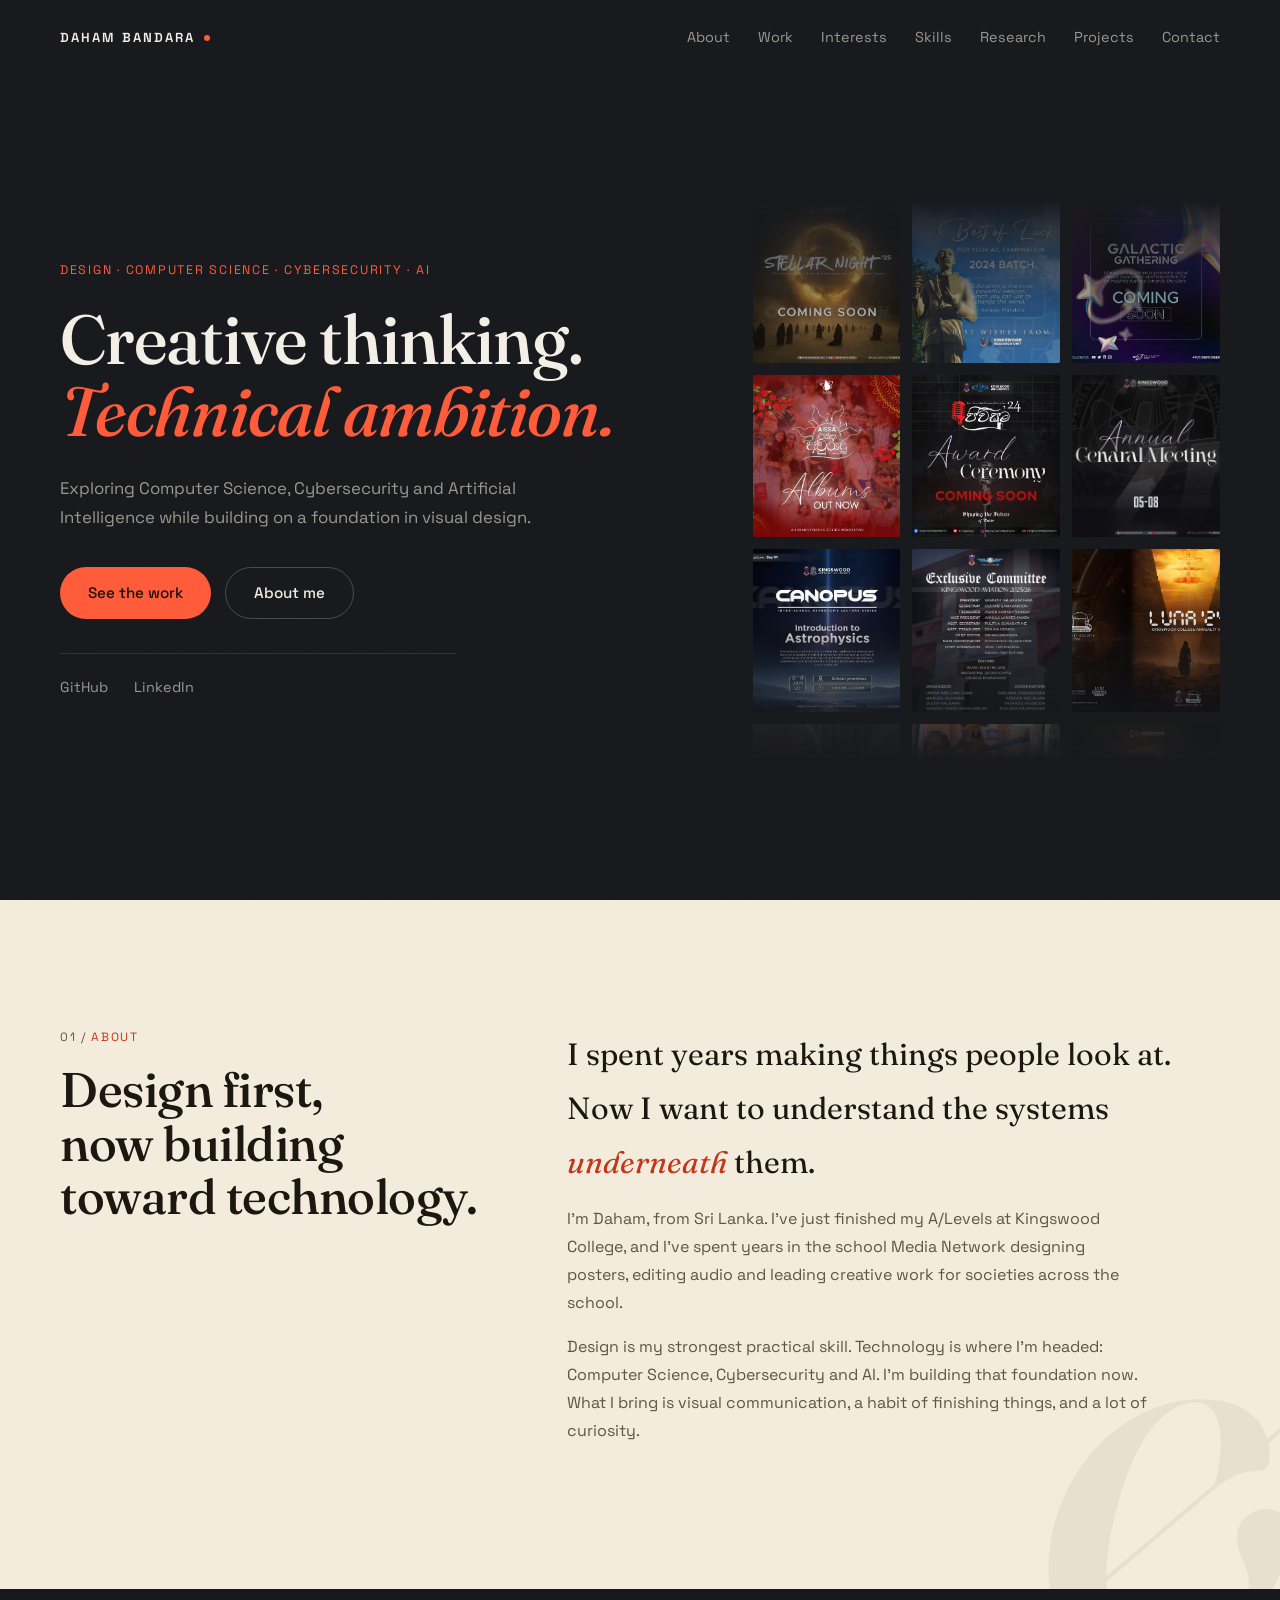
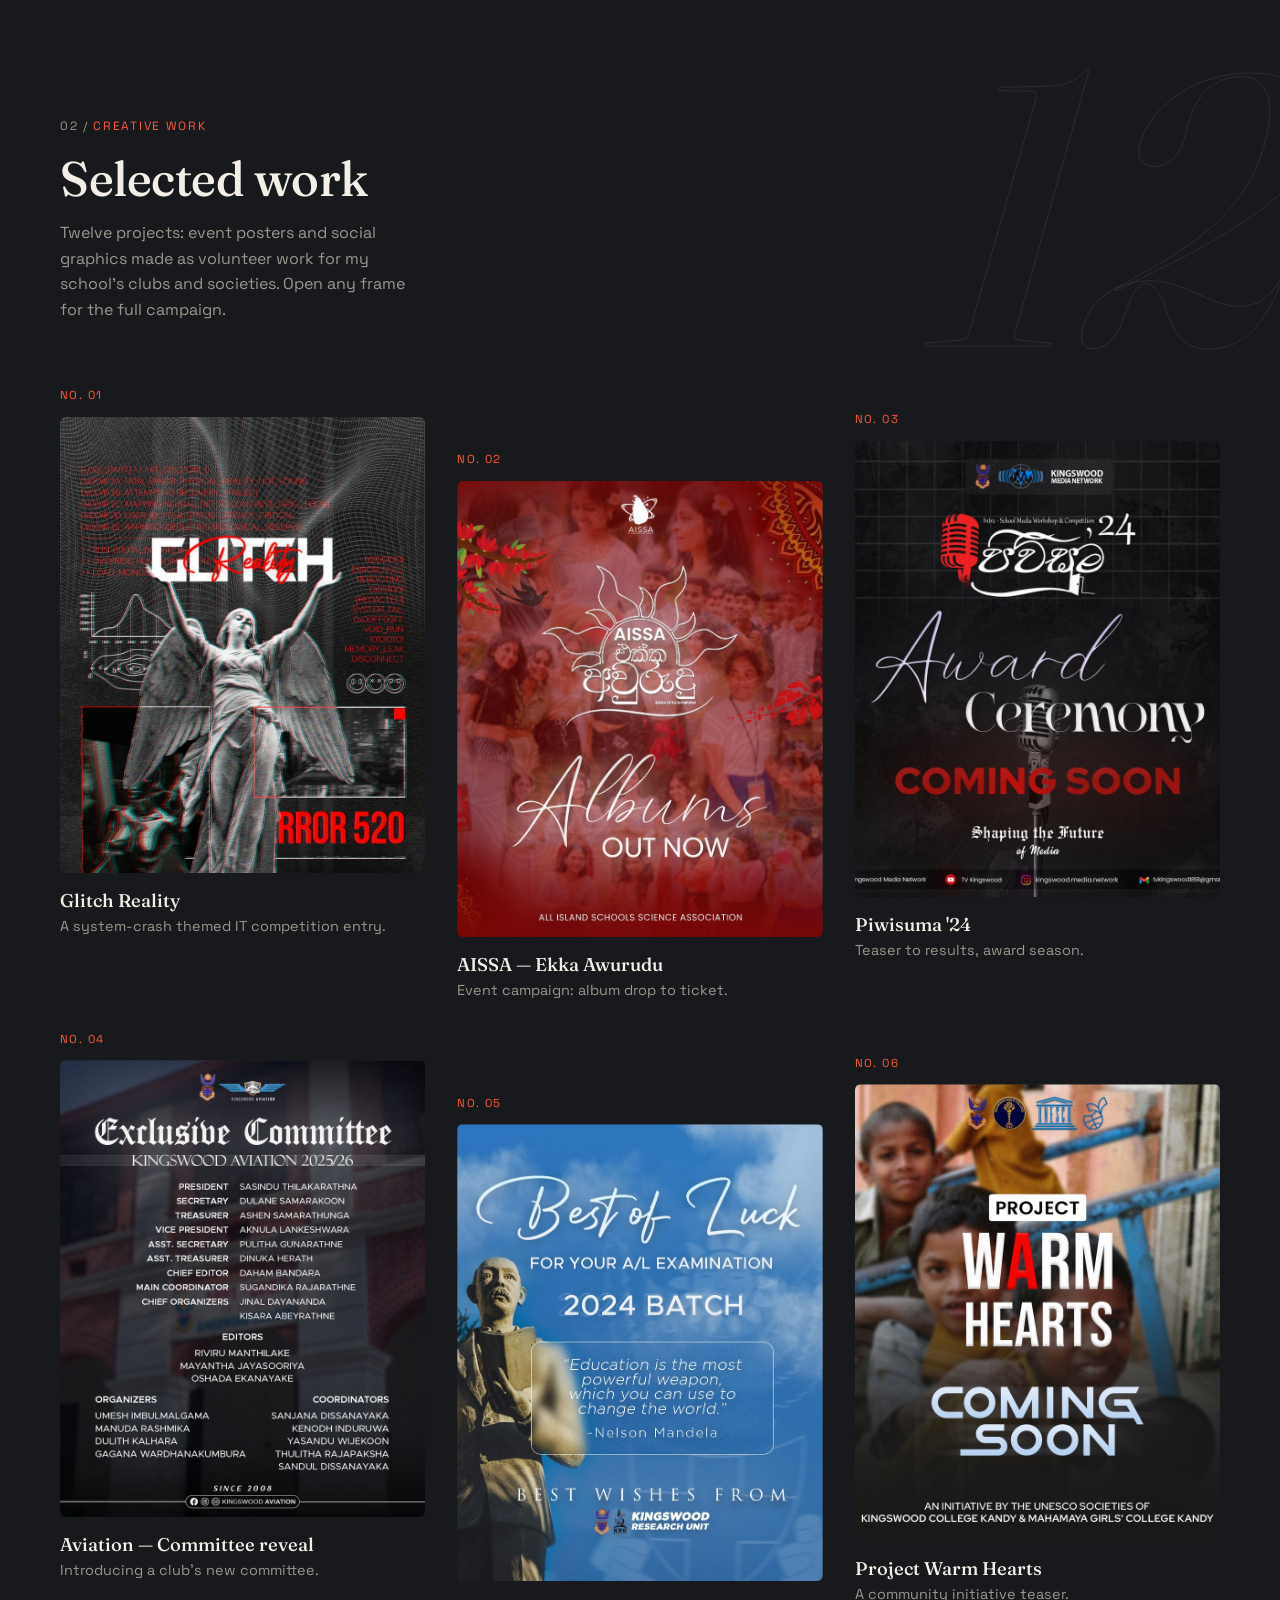
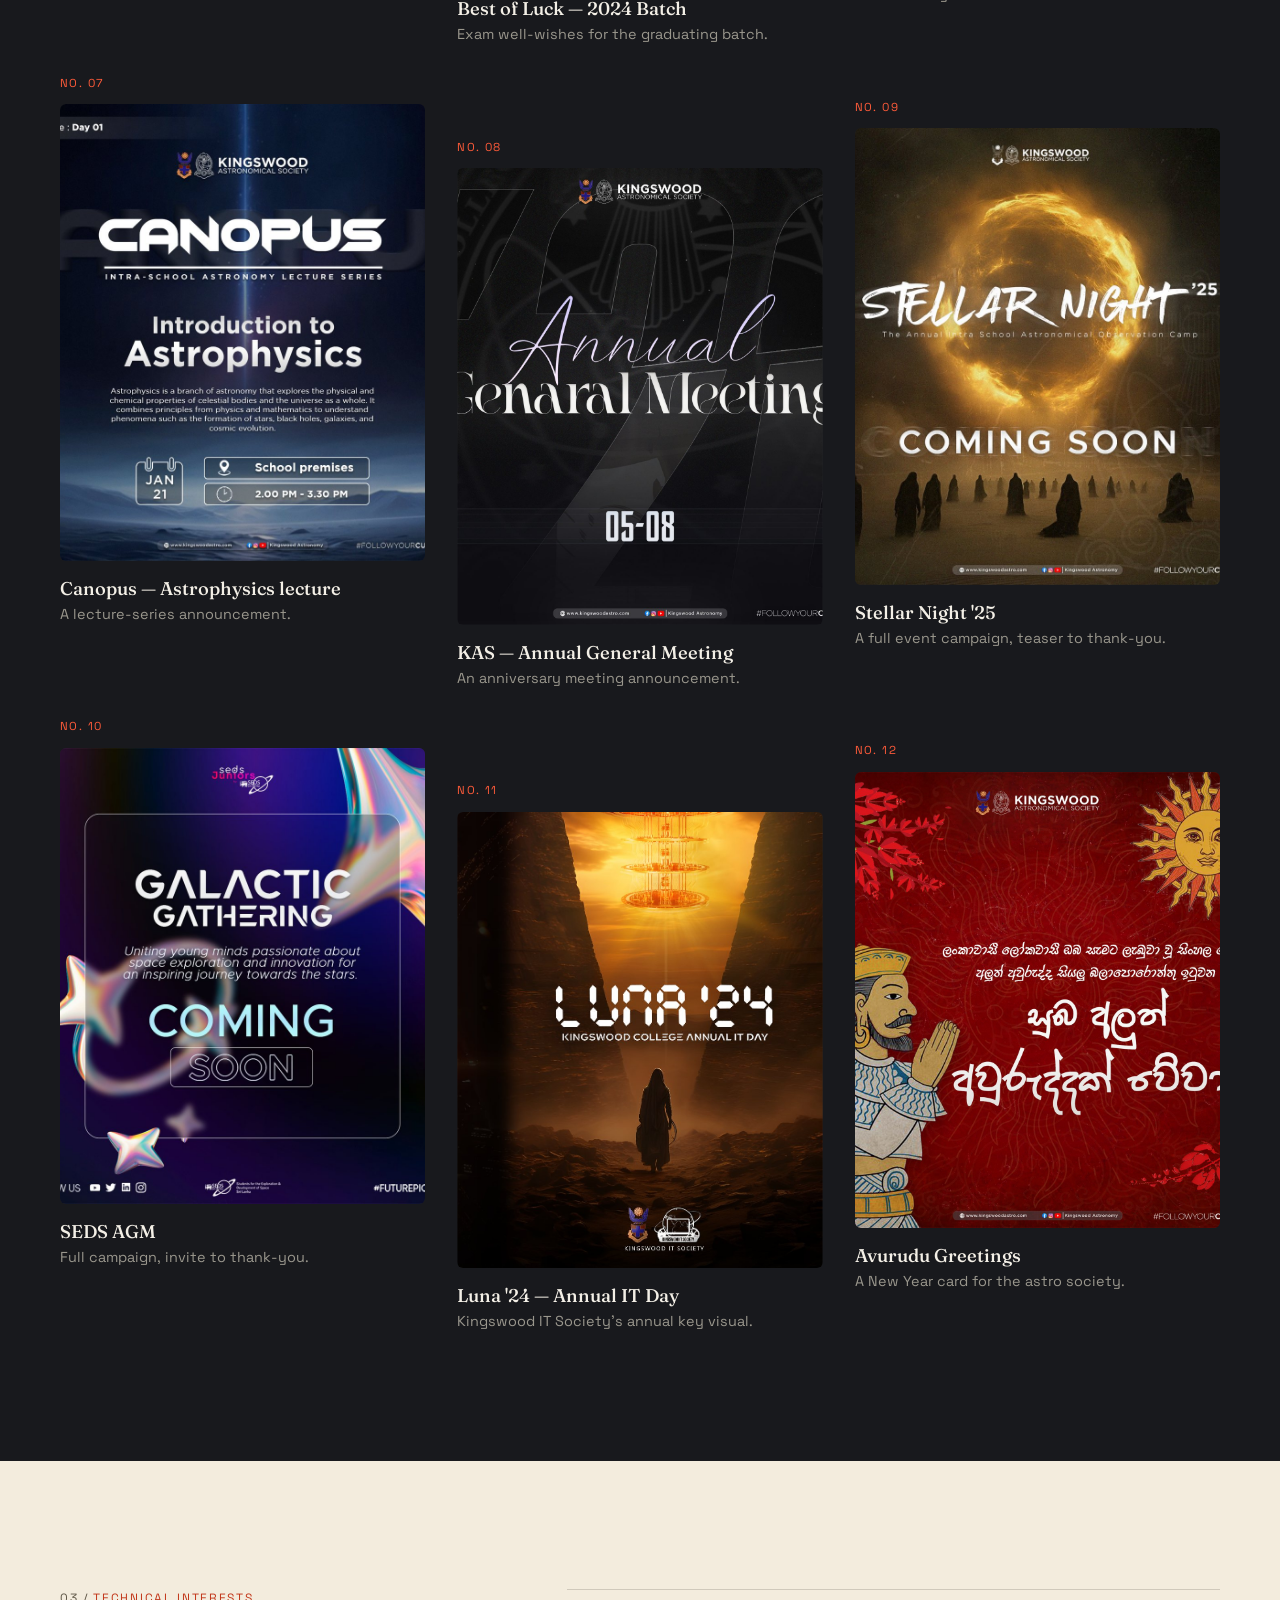
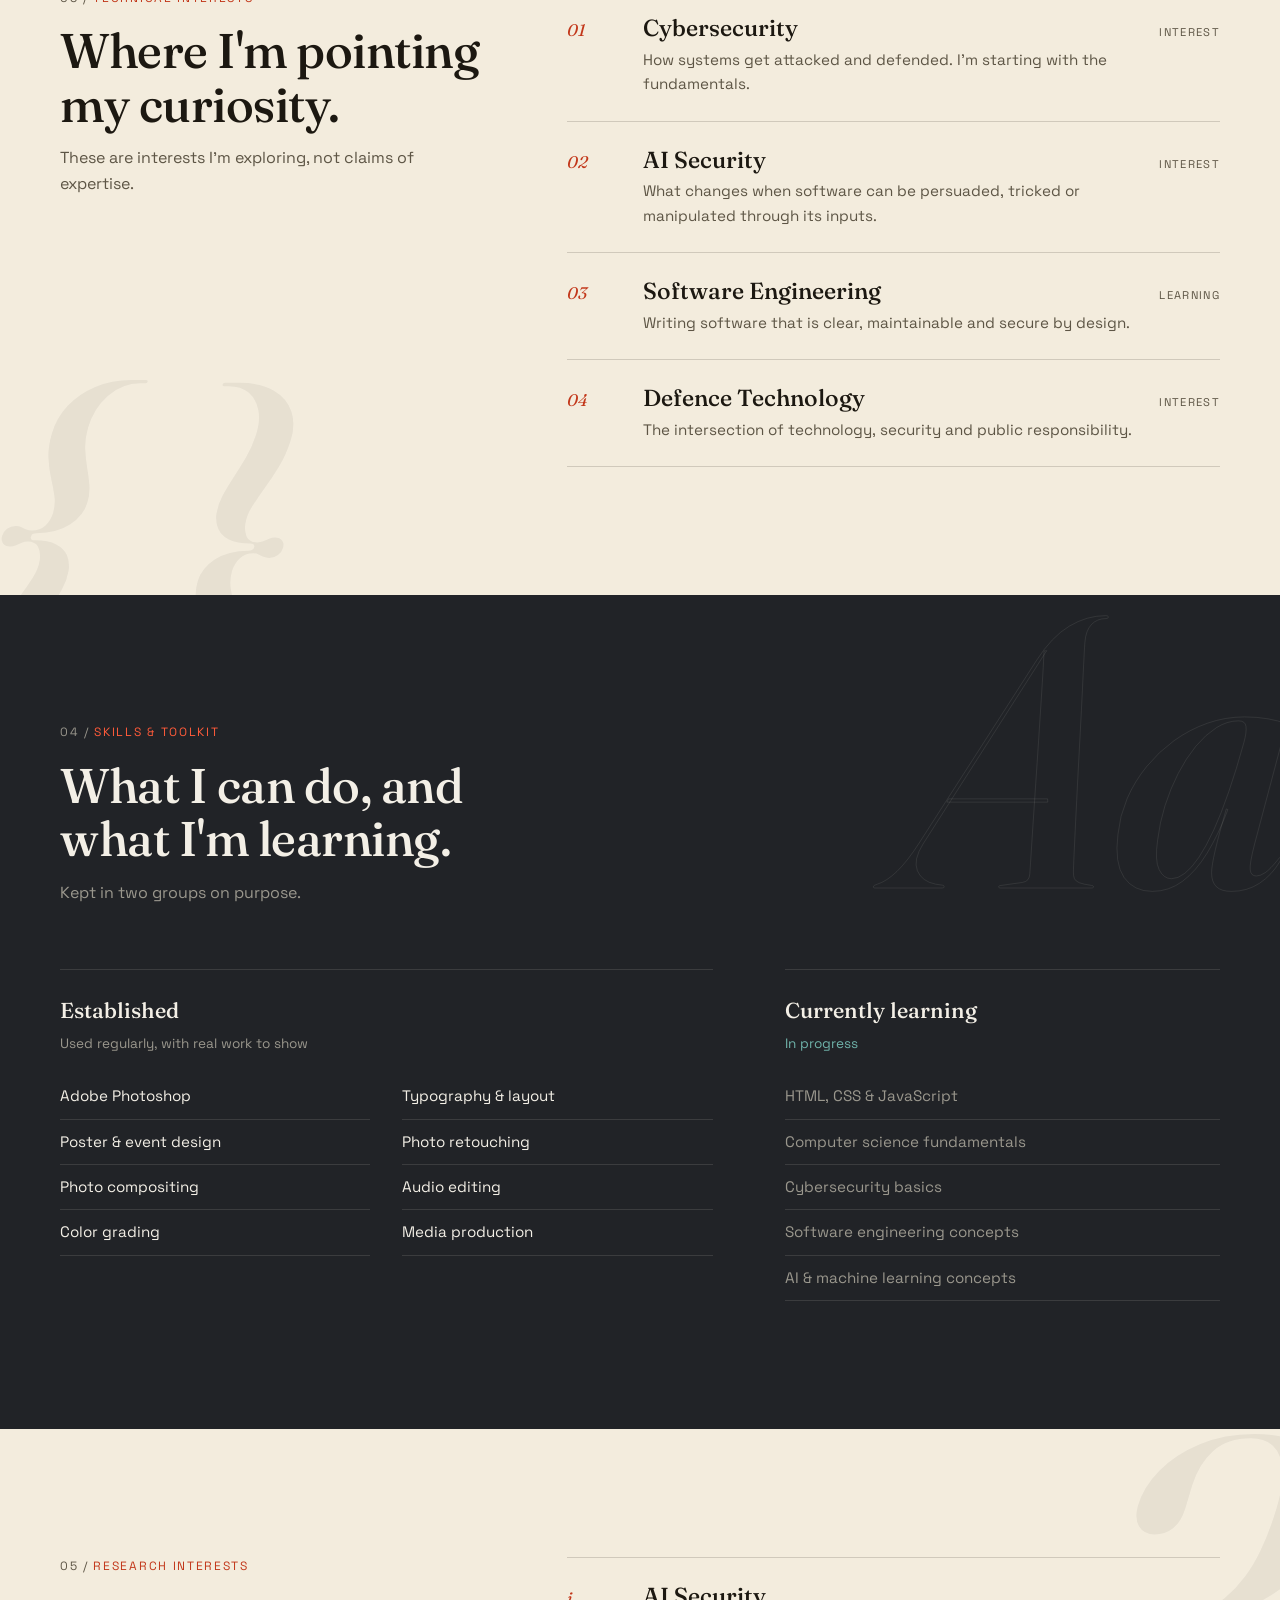
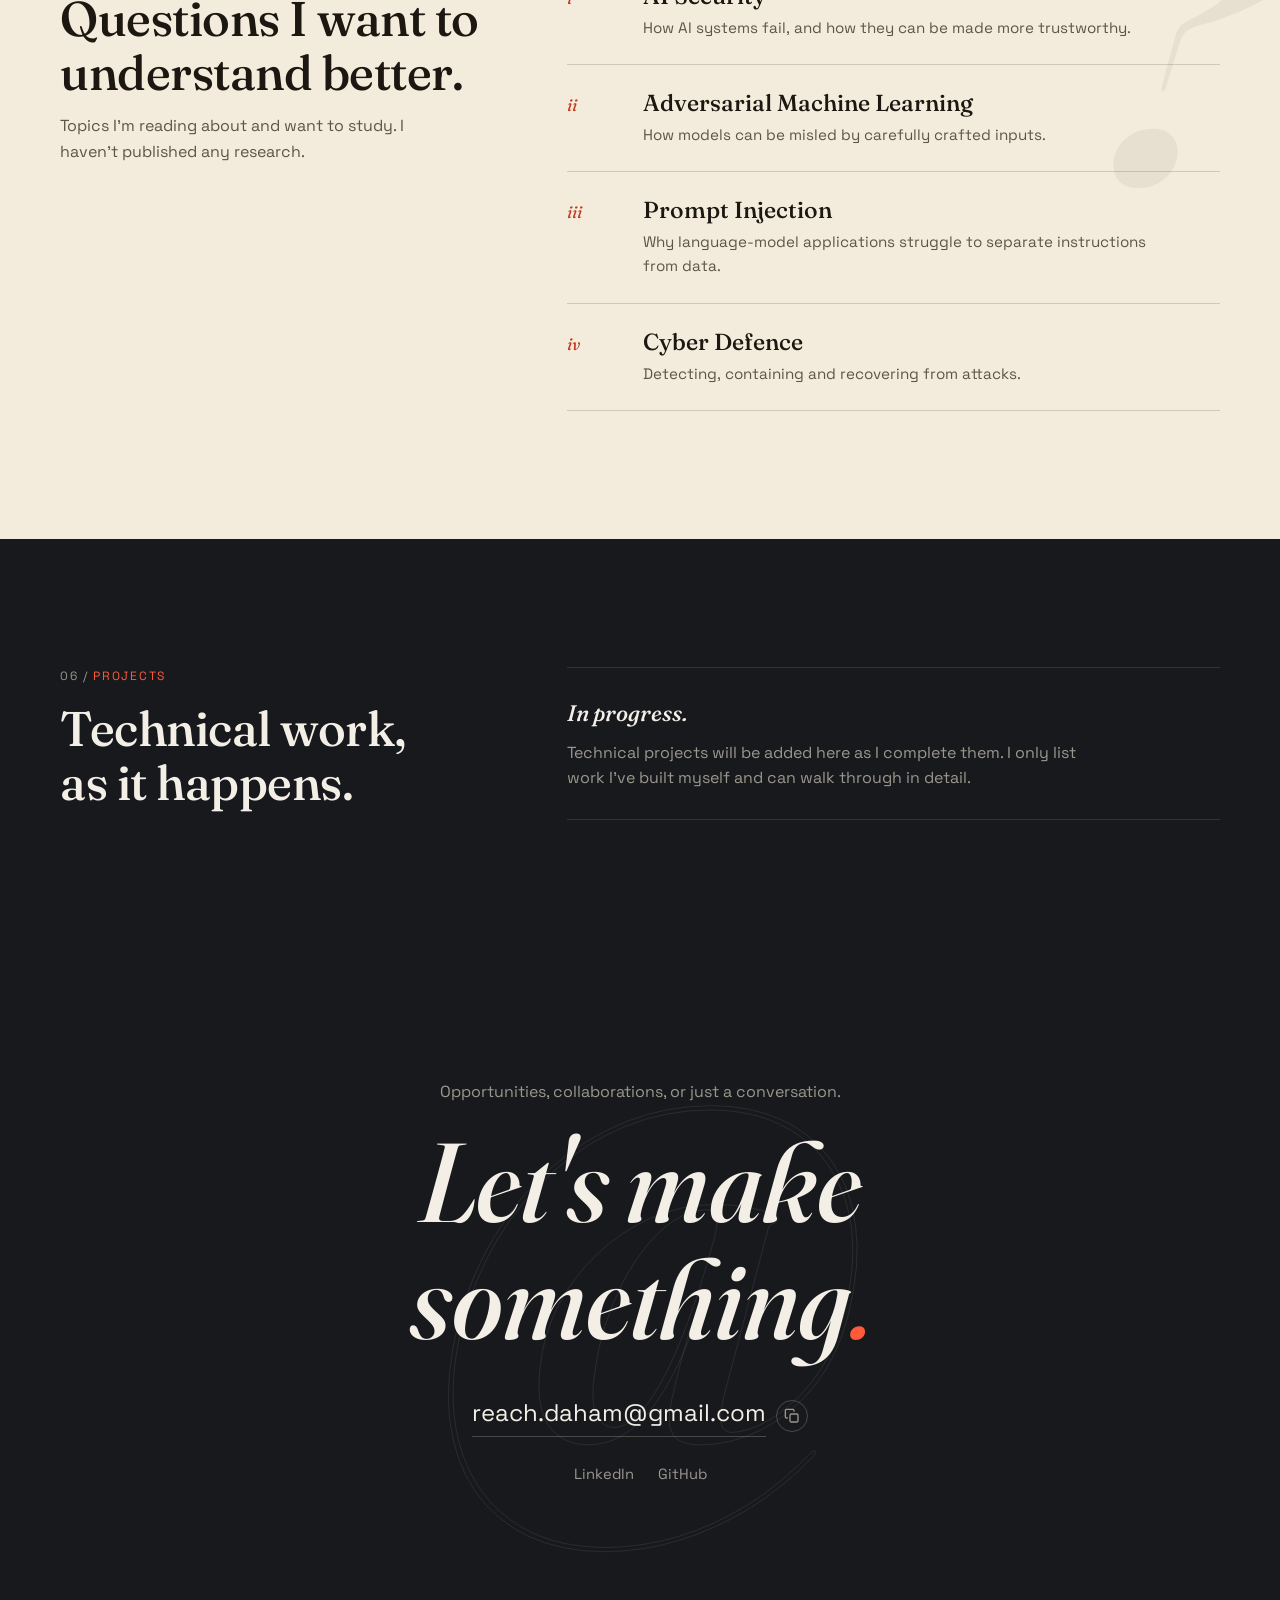
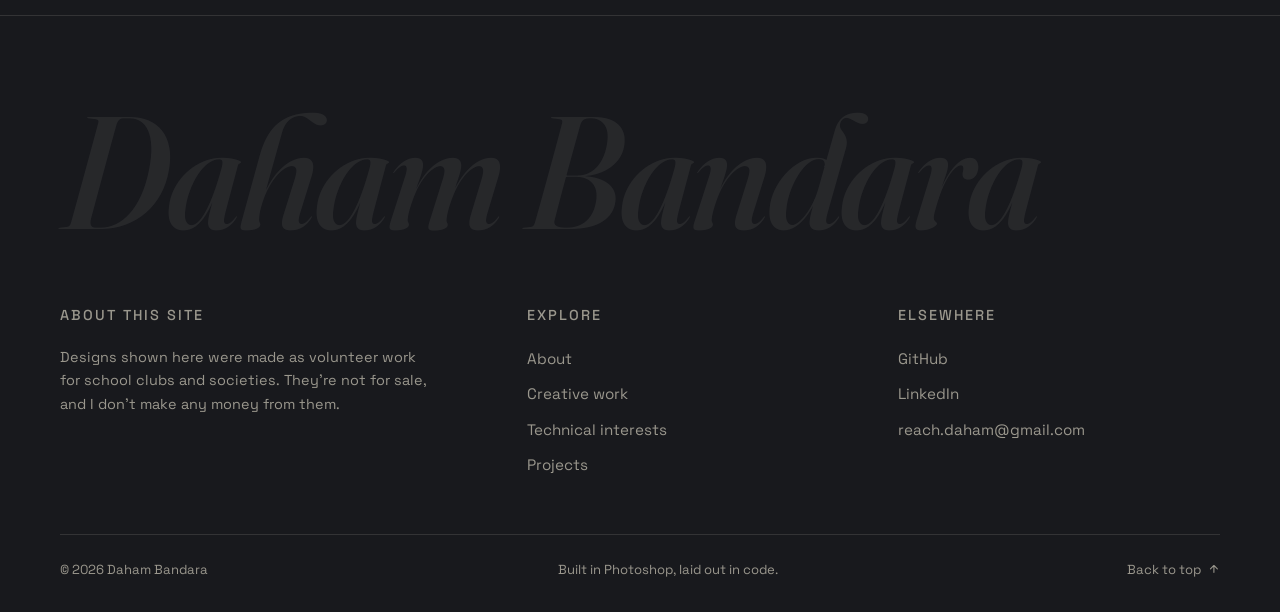
<file: index.html>
<!DOCTYPE html>
<html lang="en">
<head>
<meta charset="UTF-8">
<meta name="viewport" content="width=device-width, initial-scale=1.0">
<meta name="description" content="Daham Bandara - visual designer exploring Computer Science, Cybersecurity and Artificial Intelligence.">
<title>Daham Bandara - Design, Computer Science &amp; Security</title>

<!-- Favicon: inline SVG, no extra asset file needed. "DB" initials on the
     site's --canvas / --coral colors. -->
<link rel="icon" type="image/svg+xml" href="data:image/svg+xml,%3Csvg xmlns='http://www.w3.org/2000/svg' viewBox='0 0 64 64'%3E%3Crect width='64' height='64' rx='14' fill='%2318191d'/%3E%3Ctext x='32' y='43' font-family='Georgia, serif' font-style='italic' font-weight='600' font-size='28' fill='%23ff5b3a' text-anchor='middle'%3EDB%3C/text%3E%3C/svg%3E">
<link rel="apple-touch-icon" href="apple-touch-icon.png">
<meta name="theme-color" content="#18191d">
<meta name="author" content="Daham Bandara">
<link rel="canonical" href="https://dahamu.github.io/">

<!-- Structured data: helps search engines associate this page (and its
     social links) with you specifically, for richer search results. -->
<script type="application/ld+json">
{
  "@context": "https://schema.org",
  "@type": "Person",
  "name": "Daham Bandara",
  "url": "https://dahamu.github.io/",
  "jobTitle": "Visual Designer",
  "sameAs": [
    "https://www.linkedin.com/in/daham-bandara/",
    "https://github.com/Dahamu"
  ]
}
</script>

<!-- Open Graph / social preview. -->
<meta property="og:type" content="website">
<meta property="og:title" content="Daham Bandara — Portfolio">
<meta property="og:description" content="Creative thinking, technical ambition. Design work for Kingswood College societies, and a developing path into Computer Science, Cybersecurity and AI.">
<meta property="og:url" content="https://dahamu.github.io/">
<meta property="og:image" content="https://dahamu.github.io/images/og-card.jpg">
<meta property="og:image:width" content="2400">
<meta property="og:image:height" content="1256">
<meta property="og:image:alt" content="Daham Bandara: Creative thinking. Technical ambition. Design, Computer Science, Cybersecurity and AI.">
<meta name="twitter:card" content="summary_large_image">
<meta name="twitter:title" content="Daham Bandara — Portfolio">
<meta name="twitter:description" content="Visual design, photo editing and creative work.">
<meta name="twitter:image" content="https://dahamu.github.io/images/og-card.jpg">

<link rel="preconnect" href="https://fonts.googleapis.com">
<link rel="preconnect" href="https://fonts.gstatic.com" crossorigin>
<link href="https://fonts.googleapis.com/css2?family=Fraunces:ital,opsz,wght@0,9..144,300;0,9..144,500;0,9..144,600;1,9..144,500;1,9..144,600&family=Space+Grotesk:wght@400;500;600;700&display=swap" rel="stylesheet">

<link rel="stylesheet" href="style.css">
<noscript><style>.reveal{opacity:1;transform:none}.card.reveal .card-thumb img{clip-path:none}</style></noscript>
</head>
<body>

<a href="#main-content" class="skip-link">Skip to content</a>

<!-- =========================================================
     NAV
========================================================== -->
<header class="nav" id="nav">
  <div class="nav-inner">
    <a href="#top" class="nav-logo" aria-label="Daham Bandara, back to top">Daham Bandara</a>

    <nav class="nav-links" id="navLinks">
      <a href="#about" data-nav="about">About</a>
      <a href="#work" data-nav="work">Work</a>
      <a href="#interests" data-nav="interests">Interests</a>
      <a href="#skills" data-nav="skills">Skills</a>
      <a href="#research" data-nav="research">Research</a>
      <a href="#projects" data-nav="projects">Projects</a>
      <a href="#contact" data-nav="contact">Contact</a>
    </nav>

    <button class="nav-toggle" id="navToggle" aria-label="Open menu" aria-expanded="false">
      <span></span><span></span>
    </button>
  </div>
  <div class="scroll-progress" id="scrollProgress"></div>
</header>


<main id="main-content">

  <!-- =========================================================
       HERO
  ========================================================== -->
  <section class="hero" id="top">
    <div class="hero-inner">

      <div class="hero-copy">
        <p class="hero-kicker">Design · Computer Science · Cybersecurity · AI</p>
        <h1 class="hero-title">Creative thinking.<br><em>Technical ambition.</em></h1>
        <p class="hero-statement">Exploring Computer Science, Cybersecurity and Artificial Intelligence while building on a foundation in visual design.</p>
        <div class="hero-actions">
          <a href="#work" class="btn btn-solid">See the work</a>
          <a href="#about" class="btn btn-line">About me</a>
        </div>
        <div class="hero-links">
          <a href="https://github.com/Dahamu" target="_blank" rel="noopener">GitHub<span class="sr-only"> (opens in new tab)</span></a>
          <a href="https://www.linkedin.com/in/daham-bandara/" target="_blank" rel="noopener">LinkedIn<span class="sr-only"> (opens in new tab)</span></a>
        </div>
      </div>

      <div class="hero-marquee" id="heroFrames" aria-hidden="true">
        <div class="marquee-col marquee-up">
          <div class="marquee-track">
            <img decoding="async" src="images/stellar-night.jpg" alt="">
            <img decoding="async" src="images/aissa-albums-out.jpg" alt="">
            <img decoding="async" src="images/canopus-astrophysics.jpg" alt="">
            <img decoding="async" src="images/glitch-reality.jpg" alt="">
            <img decoding="async" src="images/stellar-night.jpg" alt="">
            <img decoding="async" src="images/aissa-albums-out.jpg" alt="">
            <img decoding="async" src="images/canopus-astrophysics.jpg" alt="">
            <img decoding="async" src="images/glitch-reality.jpg" alt="">
          </div>
        </div>
        <div class="marquee-col marquee-down">
          <div class="marquee-track">
            <img decoding="async" src="images/best-of-luck.jpg" alt="" style="object-position: 85% top;">
            <img decoding="async" src="images/piwisuma-award-ceremony.jpg" alt="">
            <img decoding="async" src="images/aviation-committee.jpg" alt="">
            <img decoding="async" src="images/project-warm-hearts.jpg" alt="">
            <img decoding="async" src="images/best-of-luck.jpg" alt="" style="object-position: 85% top;">
            <img decoding="async" src="images/piwisuma-award-ceremony.jpg" alt="">
            <img decoding="async" src="images/aviation-committee.jpg" alt="">
            <img decoding="async" src="images/project-warm-hearts.jpg" alt="">
          </div>
        </div>
        <div class="marquee-col marquee-up">
          <div class="marquee-track">
            <img decoding="async" src="images/seds-galactic-gathering.jpg" alt="">
            <img decoding="async" src="images/kas-agm.jpg" alt="">
            <img decoding="async" src="images/luna-24-it-day.jpg" alt="" style="object-position: 70% top;">
            <img decoding="async" src="images/stellar-night.jpg" alt="">
            <img decoding="async" src="images/seds-galactic-gathering.jpg" alt="">
            <img decoding="async" src="images/kas-agm.jpg" alt="">
            <img decoding="async" src="images/luna-24-it-day.jpg" alt="" style="object-position: 70% top;">
            <img decoding="async" src="images/stellar-night.jpg" alt="">
          </div>
        </div>
      </div>


    </div>
  </section>



  <!-- ABOUT -->
  <section class="section section-paper" id="about">
    <div class="section-inner split">
      <div class="split-head reveal">
        <span class="section-kicker">About</span>
        <h2>Design first, now building toward technology.</h2>
      </div>
      <div class="split-body reveal">
        <p class="about-lead">I spent years making things people look at. Now I want to understand the systems <em>underneath</em> them.</p>
        <p>I'm Daham, from Sri Lanka. I've just finished my A/Levels at Kingswood College, and I've spent years in the school Media Network designing posters, editing audio and leading creative work for societies across the school.</p>
        <p>Design is my strongest practical skill. Technology is where I'm headed: Computer Science, Cybersecurity and AI. I'm building that foundation now. What I bring is visual communication, a habit of finishing things, and a lot of curiosity.</p>
      </div>
    </div>
  </section>

  <!-- =========================================================
       WORK / GALLERY
       Real project posters, pulled from Daham's own design work.
       To add more later: copy a .card block, point the <img> at
       a new file in /images, and update the data-title / data-desc
       / data-tags attributes used by the lightbox.
  ========================================================== -->
  <section class="section" id="work">
    <div class="section-inner">

      <div class="section-head reveal">
        <span class="section-kicker">Creative work</span>
        <h2>Selected work</h2>
        <p>Twelve projects: event posters and social graphics made as volunteer work for my school's clubs and societies. Open any frame for the full campaign.</p>
      </div>

      <div class="gallery" id="gallery">

        <article class="card reveal" tabindex="0" role="button" aria-haspopup="dialog"
          data-title="Glitch Reality"
          data-desc="A dystopian, glitch-art take on a system crash — chromatic aberration, fake terminal logs, HUD-style data panels, and distressed type layered over a weeping-angel statue. Made for an inter-school IT design competition."
          data-tags="Glitch effects, Typography, Photo manipulation"
          data-frame="01">
          <div class="card-thumb"><img src="images/glitch-reality.jpg" alt="Glitch Reality dystopian system-crash poster" loading="lazy" decoding="async"></div>
          <h3>Glitch Reality</h3>
          <p>A system-crash themed IT competition entry.</p>
        </article>

        <article class="card reveal" tabindex="0" role="button" aria-haspopup="dialog"
          data-title="AISSA — Ekka Awurudu Campaign"
          data-desc="The event campaign for the All Island Schools Science Association's Ekka Awurudu — a warm, duotone photo collage for the album drop, plus the event-day announcement and a physical ticket design in the same mandala-and-florals palette."
          data-tags="Photo compositing, Collage, Color grading"
          data-gallery="images/aissa-albums-out.jpg,images/aissa-today-is-the-day.jpg,images/aissa-ticket.jpg"
          data-frame="02">
          <div class="card-thumb"><img src="images/aissa-albums-out.jpg" alt="AISSA albums out now poster" loading="lazy" decoding="async"></div>
          <h3>AISSA — Ekka Awurudu</h3>
          <p>Event campaign: album drop to ticket.</p>
        </article>

        <article class="card reveal" tabindex="0" role="button" aria-haspopup="dialog"
          data-title="Piwisuma '24 — Award Ceremony Campaign"
          data-desc="The full run-up to Kingswood Media Network's award ceremony — a teaser, a date-fixed announcement and an 'await the results' post, all built on the same vintage microphone photo with script and blackletter type for a formal, editorial feel."
          data-tags="Typography, Photo retouching, Poster design"
          data-gallery="images/piwisuma-award-ceremony.jpg,images/piwisuma-date-fixed.jpg,images/piwisuma-await-results.jpg,images/piwisuma-concluded.jpg"
          data-frame="03">
          <div class="card-thumb"><img src="images/piwisuma-award-ceremony.jpg" alt="Piwisuma 24 award ceremony poster" loading="lazy" decoding="async"></div>
          <h3>Piwisuma '24</h3>
          <p>Teaser to results, award season.</p>
        </article>

        <article class="card reveal" tabindex="0" role="button" aria-haspopup="dialog"
          data-title="Kingswood Aviation — Committee 2025/26"
          data-desc="An elegant, editorial-style reveal of a club's new leadership committee — a serif wordmark and a clean two-column name list over a dimmed building photo."
          data-tags="Typography, Grid layout, Editorial design"
          data-frame="04">
          <div class="card-thumb"><img src="images/aviation-committee.jpg" alt="Kingswood Aviation committee 2025/26 poster" loading="lazy" decoding="async"></div>
          <h3>Aviation — Committee reveal</h3>
          <p>Introducing a club's new committee.</p>
        </article>

        <article class="card reveal" tabindex="0" role="button" aria-haspopup="dialog"
          data-title="Best of Luck — 2024 Batch"
          data-desc="A well-wishes poster for the school's A/L examination batch, pairing a founder's statue photo with a bright sky and a Nelson Mandela quote for a warmer, more hopeful tone than the rest of the set."
          data-tags="Typography, Color grading, Poster design"
          data-frame="05">
          <div class="card-thumb"><img src="images/best-of-luck.jpg" alt="Best of Luck 2024 Batch exam wishes poster" loading="lazy" decoding="async" style="object-position: 100% top;"></div>
          <h3>Best of Luck — 2024 Batch</h3>
          <p>Exam well-wishes for the graduating batch.</p>
        </article>

        <article class="card reveal" tabindex="0" role="button" aria-haspopup="dialog"
          data-title="Project Warm Hearts"
          data-desc="A teaser for a community initiative run by Kingswood and Mahamaya's UNESCO societies — type and color grading laid over a found photograph to keep the focus on the message."
          data-tags="Typography, Color grading, Campaign design"
          data-frame="06">
          <div class="card-thumb"><img src="images/project-warm-hearts.jpg" alt="Project Warm Hearts teaser poster" loading="lazy" decoding="async"></div>
          <h3>Project Warm Hearts</h3>
          <p>A community initiative teaser.</p>
        </article>

        <article class="card reveal" tabindex="0" role="button" aria-haspopup="dialog"
          data-title="Canopus — Introduction to Astrophysics"
          data-desc="A lecture-series poster for Kingswood Astronomical Society, built around a found night-sky image, a single shaft of light, and a bold condensed wordmark."
          data-tags="Typography, Poster design, Event branding"
          data-frame="07">
          <div class="card-thumb"><img src="images/canopus-astrophysics.jpg" alt="Canopus lecture series poster" loading="lazy" decoding="async"></div>
          <h3>Canopus — Astrophysics lecture</h3>
          <p>A lecture-series announcement.</p>
        </article>

        <article class="card reveal" tabindex="0" role="button" aria-haspopup="dialog"
          data-title="Kingswood Astronomical Society — Annual General Meeting"
          data-desc="An announcement for the astronomical society's annual general meeting, pairing bold typography over a large numeral background element with a matching crest graphic that sets the school's own emblem beside the society's own seal."
          data-tags="Typography, Poster design, Branding"
          data-gallery="images/kas-agm.jpg,images/kas-agm-crests.jpg"
          data-frame="08">
          <div class="card-thumb"><img src="images/kas-agm.jpg" alt="Kingswood Astronomical Society annual general meeting poster" loading="lazy" decoding="async"></div>
          <h3>KAS — Annual General Meeting</h3>
          <p>An anniversary meeting announcement.</p>
        </article>

        <article class="card reveal" tabindex="0" role="button" aria-haspopup="dialog"
          data-title="Stellar Night '25"
          data-desc="The full campaign for the astronomical society's annual observation camp — a burning ring of light over a line of silhouetted figures, built entirely from found elements and grade, carried from the first teaser through to the sponsor thank-you."
          data-tags="Compositing, Light &amp; glow effects, Color grading"
          data-gallery="images/stellar-night.jpg,images/stellar-night-registrations-open.jpg,images/stellar-night-save-the-date.jpg,images/stellar-night-concluded.jpg,images/stellar-night-thank-you.jpg"
          data-frame="09">
          <div class="card-thumb"><img src="images/stellar-night.jpg" alt="Stellar Night 25 coming soon poster" loading="lazy" decoding="async"></div>
          <h3>Stellar Night '25</h3>
          <p>A full event campaign, teaser to thank-you.</p>
        </article>

        <article class="card reveal" tabindex="0" role="button" aria-haspopup="dialog"
          data-title="SEDS AGM — Galactic Gathering Campaign"
          data-desc="The full glassmorphism-styled campaign for SEDS Juniors' annual general meeting — invite through countdown, day-of posts, and a closing thank-you — all built on iridescent 3D star shapes over a frosted-glass card."
          data-tags="Glassmorphism, 3D elements, Poster design"
          data-gallery="images/seds-galactic-gathering.jpg,images/seds-date-fixed.jpg,images/seds-2-days.jpg,images/seds-1-day.jpg,images/seds-happening-today.jpg,images/seds-happening-now.jpg,images/seds-thank-you.jpg"
          data-frame="10">
          <div class="card-thumb"><img src="images/seds-galactic-gathering.jpg" alt="SEDS AGM Galactic Gathering poster" loading="lazy" decoding="async"></div>
          <h3>SEDS AGM</h3>
          <p>Full campaign, invite to thank-you.</p>
        </article>

        <article class="card reveal" tabindex="0" role="button" aria-haspopup="dialog"
          data-title="Luna '24 — Annual IT Day"
          data-desc="A two-panel key visual for Kingswood IT Society's annual IT day, pairing a space-station silhouette with a lone figure walking toward a glowing monolith — plus a countdown post from the same campaign."
          data-tags="Photo blending, Mood &amp; lighting, Layout"
          data-gallery="images/luna-24-it-day.jpg,images/1-day.jpg"
          data-frame="11">
          <div class="card-thumb"><img src="images/luna-24-it-day.jpg" alt="Luna '24 Kingswood College Annual IT Day key visual" loading="lazy" decoding="async" style="object-position: 100% top;"></div>
          <h3>Luna '24 — Annual IT Day</h3>
          <p>Kingswood IT Society's annual key visual.</p>
        </article>

        <article class="card reveal" tabindex="0" role="button" aria-haspopup="dialog"
          data-title="Kingswood Astronomical Society — Avurudu Greetings"
          data-desc="A Sinhala &amp; Tamil New Year greeting for Kingswood Astronomical Society — hand-drawn festival motifs, a praying figure and a radiant sun, in warm reds instead of the society's usual deep-space palette."
          data-tags="Illustration, Cultural design, Color grading"
          data-frame="12">
          <div class="card-thumb"><img src="images/kingswood-astro-new-year.jpg" alt="Kingswood Astronomical Society Sinhala and Tamil New Year greeting" loading="lazy" decoding="async"></div>
          <h3>Avurudu Greetings</h3>
          <p>A New Year card for the astro society.</p>
        </article>

      </div>

    </div>
  </section>


  <!-- TECHNICAL INTERESTS -->
  <section class="section section-paper" id="interests">
    <div class="section-inner split">
      <div class="split-head reveal">
        <span class="section-kicker">Technical interests</span>
        <h2>Where I'm pointing my curiosity.</h2>
        <p>These are interests I'm exploring, not claims of expertise.</p>
      </div>
      <ol class="rows reveal">
        <li><span class="n">01</span><div><h3>Cybersecurity</h3><p>How systems get attacked and defended. I'm starting with the fundamentals.</p></div><span class="tag-note">Interest</span></li>
        <li><span class="n">02</span><div><h3>AI Security</h3><p>What changes when software can be persuaded, tricked or manipulated through its inputs.</p></div><span class="tag-note">Interest</span></li>
        <li><span class="n">03</span><div><h3>Software Engineering</h3><p>Writing software that is clear, maintainable and secure by design.</p></div><span class="tag-note">Learning</span></li>
        <li><span class="n">04</span><div><h3>Defence Technology</h3><p>The intersection of technology, security and public responsibility.</p></div><span class="tag-note">Interest</span></li>
      </ol>
    </div>
  </section>

  <!-- SKILLS -->
  <section class="section section-alt" id="skills">
    <div class="section-inner">
      <div class="section-head reveal">
        <span class="section-kicker">Skills &amp; toolkit</span>
        <h2>What I can do, and what I'm learning.</h2>
        <p>Kept in two groups on purpose.</p>
      </div>
      <div class="skills-grid reveal">
        <div class="skill-col est">
          <h3>Established</h3><p class="sub">Used regularly, with real work to show</p>
          <ul class="chips"><li>Adobe Photoshop</li><li>Poster &amp; event design</li><li>Photo compositing</li><li>Color grading</li><li>Typography &amp; layout</li><li>Photo retouching</li><li>Audio editing</li><li>Media production</li></ul>
        </div>
        <div class="skill-col learn">
          <h3>Currently learning</h3><p class="sub">In progress</p>
          <ul class="chips"><li>HTML, CSS &amp; JavaScript</li><li>Computer science fundamentals</li><li>Cybersecurity basics</li><li>Software engineering concepts</li><li>AI &amp; machine learning concepts</li></ul>
        </div>
      </div>
    </div>
  </section>

  <!-- RESEARCH INTERESTS -->
  <section class="section section-paper" id="research">
    <div class="section-inner split">
      <div class="split-head reveal">
        <span class="section-kicker">Research interests</span>
        <h2>Questions I want to understand better.</h2>
        <p class="research-note">Topics I'm reading about and want to study. I haven't published any research.</p>
      </div>
      <ol class="rows reveal">
        <li><span class="n">i</span><div><h3>AI Security</h3><p>How AI systems fail, and how they can be made more trustworthy.</p></div></li>
        <li><span class="n">ii</span><div><h3>Adversarial Machine Learning</h3><p>How models can be misled by carefully crafted inputs.</p></div></li>
        <li><span class="n">iii</span><div><h3>Prompt Injection</h3><p>Why language-model applications struggle to separate instructions from data.</p></div></li>
        <li><span class="n">iv</span><div><h3>Cyber Defence</h3><p>Detecting, containing and recovering from attacks.</p></div></li>
      </ol>
    </div>
  </section>

  <!-- PROJECTS. To add one, copy the commented <a class="project-card"> below
       into .project-list and delete the .project-empty block.
       Only list work that actually exists.
       <a class="project-card" href="URL" target="_blank" rel="noopener">
         <h3>Title</h3><span class="status">Completed</span>
         <p>One honest sentence about what it is and what you learned.</p>
       </a> -->
  <section class="section" id="projects">
    <div class="section-inner split">
      <div class="split-head reveal">
        <span class="section-kicker">Projects</span>
        <h2>Technical work,<br>as it happens.</h2>
      </div>
      <div class="project-list reveal">
        <div class="project-empty">
          <h3>In progress.</h3>
          <p>Technical projects will be added here as I complete them. I only list work I've built myself and can walk through in detail.</p>
        </div>
      </div>
    </div>
  </section>

  <!-- =========================================================
       CONTACT
  ========================================================== -->
  <section class="section section-contact" id="contact">
    <div class="section-inner">
      <p class="contact-kicker">Opportunities, collaborations, or just a conversation.</p>
      <h2 class="contact-title">Let's make<br>something<span class="dot">.</span></h2>

      <div class="contact-email-row">
        <a href="mailto:reach.daham@gmail.com?subject=Portfolio%20Inquiry" class="contact-email">reach.daham@gmail.com</a>
        <button type="button" class="email-copy-btn" id="emailCopyBtn" data-email="reach.daham@gmail.com" aria-label="Copy email address">
          <svg class="icon-copy" viewBox="0 0 24 24" width="16" height="16" fill="none" stroke="currentColor" stroke-width="2" stroke-linecap="round" stroke-linejoin="round" aria-hidden="true">
            <rect x="9" y="9" width="12" height="12" rx="2"></rect>
            <path d="M5 15H4a2 2 0 0 1-2-2V4a2 2 0 0 1 2-2h9a2 2 0 0 1 2 2v1"></path>
          </svg>
          <svg class="icon-check" viewBox="0 0 24 24" width="16" height="16" fill="none" stroke="currentColor" stroke-width="2" stroke-linecap="round" stroke-linejoin="round" aria-hidden="true">
            <path d="M20 6L9 17l-5-5"></path>
          </svg>
          <span class="email-copy-tooltip">Copied!</span>
        </button>
      </div>

      <div class="contact-links">
        <a href="https://www.linkedin.com/in/daham-bandara/" target="_blank" rel="noopener">LinkedIn<span class="sr-only"> (opens in new tab)</span></a>
        <a href="https://github.com/Dahamu" target="_blank" rel="noopener">GitHub<span class="sr-only"> (opens in new tab)</span></a>
      </div>
    </div>
  </section>

</main>


<footer class="footer">
  <div class="section-inner">
    <div class="footer-wordmark" aria-hidden="true">Daham Bandara</div>
    <div class="footer-cols">
      <div>
        <p class="footer-h">About this site</p>
        <p>Designs shown here were made as volunteer work for school clubs and societies. They're not for sale, and I don't make any money from them.</p>
      </div>
      <div>
        <p class="footer-h">Explore</p>
        <ul>
          <li><a href="#about">About</a></li>
          <li><a href="#work">Creative work</a></li>
          <li><a href="#interests">Technical interests</a></li>
          <li><a href="#projects">Projects</a></li>
        </ul>
      </div>
      <div>
        <p class="footer-h">Elsewhere</p>
        <ul>
          <li><a href="https://github.com/Dahamu" target="_blank" rel="noopener">GitHub<span class="sr-only"> (opens in new tab)</span></a></li>
          <li><a href="https://www.linkedin.com/in/daham-bandara/" target="_blank" rel="noopener">LinkedIn<span class="sr-only"> (opens in new tab)</span></a></li>
          <li><a href="mailto:reach.daham@gmail.com">reach.daham@gmail.com</a></li>
        </ul>
      </div>
    </div>
    <div class="footer-bottom">
      <span>&copy; 2026 Daham Bandara</span>
      <span>Built in Photoshop, laid out in code.</span>
      <a href="#top">Back to top <svg viewBox="0 0 24 24" fill="none" stroke="currentColor" stroke-width="2.2" stroke-linecap="round" stroke-linejoin="round" aria-hidden="true"><path d="M12 19V5M5 12l7-7 7 7"/></svg></a>
    </div>
  </div>
</footer>


<!-- =========================================================
     PROJECT LIGHTBOX
========================================================== -->
<div class="lightbox" id="lightbox" aria-hidden="true">
  <div class="lightbox-panel" role="dialog" aria-modal="true" aria-labelledby="lightboxTitle">
    <button class="lightbox-close" id="lightboxClose" aria-label="Close">Close</button>
    <div class="lightbox-media">
      <button class="lightbox-nav lightbox-prev" id="lightboxPrev" aria-label="Previous image"><svg viewBox="0 0 24 24" width="22" height="22" fill="none" stroke="currentColor" stroke-width="2.4" stroke-linecap="round" stroke-linejoin="round" aria-hidden="true"><path d="M15 5l-7 7 7 7"/></svg></button>
      <img id="lightboxImage" src="[data-uri]" alt="">
      <button class="lightbox-nav lightbox-next" id="lightboxNext" aria-label="Next image"><svg viewBox="0 0 24 24" width="22" height="22" fill="none" stroke="currentColor" stroke-width="2.4" stroke-linecap="round" stroke-linejoin="round" aria-hidden="true"><path d="M9 5l7 7-7 7"/></svg></button>
      <span class="lightbox-counter" id="lightboxCounter"></span>
    </div>
    <div class="lightbox-text">
      <h3 id="lightboxTitle">Project title</h3>
      <p id="lightboxDesc"></p>
      <div class="lightbox-tags" id="lightboxTags"></div>
    </div>
  </div>
</div>


<a href="#top" class="back-to-top" id="backToTop" aria-label="Back to top">
  <svg viewBox="0 0 24 24" width="18" height="18" fill="none" stroke="currentColor" stroke-width="2.5" stroke-linecap="round" stroke-linejoin="round" aria-hidden="true">
    <path d="M12 19V5"></path>
    <path d="M5 12l7-7 7 7"></path>
  </svg>
</a>

<script src="script.js" defer></script>
</body>
</html>
</file>
<file: style.css>
/* ============================================================
   Daham Bandara — PORTFOLIO
   DESIGN TOKENS
============================================================ */

:root {
    --canvas: #18191d;
    --canvas-raised: #212327;
    --paper: #f3ecdd;
    --paper-dim: #e8e0cd;
    --ink: #1c1811;
    --text: #f3efe6;
    --text-dim: #9a978d;
    --coral: #ff5b3a;
    --coral-dim: rgba(255, 91, 58, 0.16);
    --teal: #3e8079;
    --line: rgba(243, 239, 230, 0.12);
    --line-strong: rgba(243, 239, 230, 0.22);

    --font-display: "Fraunces", serif;
    --font-ui: "Space Grotesk", sans-serif;

    --nav-height: 76px;
    --space-section: clamp(80px, 10vw, 136px);
    --paper-ink-dim: #5d5545;
    --coral-ink: #c2371a;
    --teal-text: #6fb3aa;
    --ico-ne: url("data:image/svg+xml,%3Csvg xmlns='http://www.w3.org/2000/svg' viewBox='0 0 24 24' fill='none' stroke='black' stroke-width='2.2' stroke-linecap='round' stroke-linejoin='round'%3E%3Cpath d='M7 17L17 7M8 7h9v9'/%3E%3C/svg%3E");

    /* Theme variables: components read these, so cream sections only
       redefine them once (.section-paper) instead of overriding each rule. */
    --fg: var(--text);
    --fg-dim: var(--text-dim);
    --accent: var(--coral);
    --rule: var(--line);
    --max: 1160px;
}

* {
    box-sizing: border-box;
    margin: 0;
    padding: 0;
}

html {
    scroll-behavior: smooth;
    scroll-padding-top: calc(var(--nav-height) + 24px);
    scrollbar-color: var(--line-strong) var(--canvas);
    scrollbar-width: thin;
}

::-webkit-scrollbar {
    width: 10px;
}

::-webkit-scrollbar-track {
    background: var(--canvas);
}

::-webkit-scrollbar-thumb {
    background: var(--line-strong);
    border-radius: 100px;
}

::-webkit-scrollbar-thumb:hover {
    background: var(--coral);
}

body {
    background: var(--canvas);
    color: var(--text);
    font-family: var(--font-ui);
    font-size: 16px;
    line-height: 1.6;
    overflow-x: hidden;
    overflow-x: clip; /* same effect, but does not turn body into a scroll container (iOS jank) */
    position: relative;
    /* Removes the default gray flash on tap on mobile browsers. Purely
       cosmetic — the separate :focus-visible rule further down still
       shows a clear outline for keyboard users, this only affects the
       touch tap highlight. */
    -webkit-tap-highlight-color: transparent;
}

body::before {
    content: "";
    position: fixed;
    inset: 0;
    /* Below .lightbox (2000) so the grain doesn't sit over full-resolution
       artwork when a project is open, but still above regular page
       content (nav is 1000) so it keeps its texture everywhere else. */
    z-index: 1500;
    pointer-events: none;
    opacity: 0.035;
    mix-blend-mode: overlay;
    background-image: url("data:image/svg+xml,%3Csvg xmlns='http://www.w3.org/2000/svg' width='180' height='180'%3E%3Cfilter id='n'%3E%3CfeTurbulence type='fractalNoise' baseFrequency='0.9' numOctaves='2' stitchTiles='stitch'/%3E%3C/filter%3E%3Crect width='100%25' height='100%25' filter='url(%23n)'/%3E%3C/svg%3E");
}

a {
    color: inherit;
}

img {
    max-width: 100%;
    display: block;
}

::selection {
    background: var(--coral);
    color: var(--ink);
}

@media (prefers-reduced-motion: reduce) {
    html { scroll-behavior: auto; }
    *, *::before, *::after {
        animation-duration: 0.01ms !important;
        transition-duration: 0.01ms !important;
        animation-iteration-count: 1 !important;
    }
}

:focus-visible {
    outline: 2px solid var(--coral);
    outline-offset: 3px;
}

/* Visually hidden but still announced by screen readers. */
.sr-only {
    position: absolute;
    width: 1px;
    height: 1px;
    padding: 0;
    margin: -1px;
    overflow: hidden;
    clip: rect(0, 0, 0, 0);
    white-space: nowrap;
    border: 0;
}

.skip-link {
    position: absolute;
    top: -100px;
    left: 16px;
    z-index: 3000;
    background: var(--coral);
    color: #1c0e08;
    font-weight: 600;
    font-size: 0.9rem;
    padding: 12px 20px;
    border-radius: 8px;
    text-decoration: none;
    transition: top 0.2s ease;
}

.skip-link:focus {
    top: 16px;
}

.reveal {
    opacity: 0;
    transform: translateY(14px);
    transition: opacity 0.6s ease, transform 0.6s ease;
}

.reveal.in-view {
    opacity: 1;
    transform: translateY(0);
}


/* ============================================================
   LAYOUT + TYPE SYSTEM
   One scale: kicker .75rem caps / h2 clamp(2rem-3.1rem) / lead /
   body 1rem. Section padding comes from --space-section only.
============================================================ */

main { counter-reset: sec; }

.section-inner { width: min(var(--max), calc(100% - 48px)); margin: 0 auto; }
.section { padding: var(--space-section) 0; }
.section-alt { background: var(--canvas-raised); }

.section-paper {
    --fg: var(--ink);
    --fg-dim: var(--paper-ink-dim);
    --accent: var(--coral-ink);
    --rule: rgba(28, 24, 17, 0.16);
    background: var(--paper);
    color: var(--fg);
}
.section-paper :focus-visible { outline-color: var(--accent); }
.section-paper ::selection { background: var(--ink); color: var(--paper); }

.section-kicker {
    display: block;
    counter-increment: sec;
    color: var(--accent);
    font-size: 0.75rem;
    letter-spacing: 0.14em;
    text-transform: uppercase;
    margin-bottom: 16px;
}
.section-kicker::before { content: "0" counter(sec) "  /  "; color: var(--fg-dim); }

.section-head { max-width: 560px; margin-bottom: clamp(40px, 6vw, 64px); }

:is(.section-head, .split-head) h2 {
    font-family: var(--font-display);
    font-weight: 500;
    font-size: clamp(2rem, 3.8vw, 3.1rem);
    line-height: 1.1;
    letter-spacing: -0.01em;
    margin-bottom: 14px;
    text-wrap: balance;
}
:is(.section-head, .split-head) p { color: var(--fg-dim); max-width: 36ch; }

.split {
    display: grid;
    grid-template-columns: minmax(0, 0.8fr) minmax(0, 1.2fr);
    gap: clamp(36px, 6vw, 72px);
    align-items: start;
}
.split-head { position: sticky; top: calc(var(--nav-height) + 32px); }


/* ============================================================
   NAV
============================================================ */

.nav {
    position: fixed;
    inset: 0 0 auto 0;
    height: var(--nav-height);
    z-index: 1000;
    border-bottom: 1px solid transparent;
    transition: background 0.3s ease, border-color 0.3s ease;
}
/* Transparent over the hero, fully solid once scrolled (even 4% see-through
   let bright posters ghost through the logo and links). No blur either. */
.nav.scrolled { background: var(--canvas); border-bottom-color: var(--line); }

.scroll-progress { position: absolute; left: 0; bottom: -1px; height: 2px; width: 100%; background: var(--coral); transform: scaleX(0); transform-origin: left; will-change: transform; }

.nav-inner {
    width: min(var(--max), calc(100% - 48px));
    height: 100%;
    margin: 0 auto;
    display: flex;
    align-items: center;
    justify-content: space-between;
}
/* Wordmark: same voice as the section labels (Space Grotesk, tracked caps),
   with a coral dot that echoes the coral full stops in the headlines. */
.nav-logo { display: inline-flex; align-items: center; gap: 9px; font-family: var(--font-ui); font-weight: 600; font-size: 0.82rem; letter-spacing: 0.16em; text-transform: uppercase; text-decoration: none; }
.nav-logo::after { content: ""; width: 6px; height: 6px; border-radius: 50%; background: var(--coral); }
.nav-links { display: flex; gap: 28px; }
.nav-links a { position: relative; text-decoration: none; color: var(--text-dim); font-size: 0.9rem; transition: color 0.2s ease; }
.nav-links a::after {
    content: ""; position: absolute; left: 0; bottom: -6px; width: 100%; height: 2px;
    background: var(--coral); transform: scaleX(0); transform-origin: left; transition: transform 0.25s ease;
}
.nav-links a:hover, .nav-links a.active { color: var(--text); }
.nav-links a:hover::after, .nav-links a.active::after { transform: scaleX(1); }

.nav-toggle { display: none; flex-direction: column; gap: 5px; width: 34px; height: 34px; align-items: center; justify-content: center; background: transparent; border: 0; cursor: pointer; }
.nav-toggle span { display: block; width: 22px; height: 2px; background: var(--text); transition: transform 0.25s ease; }
.nav-toggle[aria-expanded="true"] span:first-child { transform: translateY(3.5px) rotate(45deg); }
.nav-toggle[aria-expanded="true"] span:last-child { transform: translateY(-3.5px) rotate(-45deg); }

/* ============================================================
   BUTTONS
============================================================ */

.btn {
    display: inline-flex;
    align-items: center;
    justify-content: center;
    height: 52px;
    padding: 0 28px;
    border-radius: 100px;
    text-decoration: none;
    font-size: 0.95rem;
    font-weight: 500;
    transition: transform 0.2s ease, background 0.2s ease, border-color 0.2s ease;
}

.btn:hover {
    transform: translateY(-2px);
}

.btn-solid {
    background: var(--coral);
    color: #1c0e08;
}

.btn-line {
    border: 1px solid var(--line-strong);
    color: var(--text);
}

.btn-line:hover {
    border-color: var(--coral);
}

/* ============================================================
   HERO
============================================================ */

.hero {
    min-height: 100vh;
    min-height: 100dvh; /* tracks the visible viewport on iOS Safari */
    display: flex;
    align-items: center;
    align-items: safe center;
    padding: calc(var(--nav-height) + 40px) 0 56px;
}
.hero-inner {
    width: min(var(--max), calc(100% - 48px));
    margin: 0 auto;
    display: grid;
    grid-template-columns: minmax(0, 1.15fr) minmax(280px, 0.85fr);
    gap: 60px;
    align-items: center;
}
.hero-copy { min-width: 0; }
.hero-kicker { color: var(--coral); font-size: 0.78rem; letter-spacing: 0.14em; text-transform: uppercase; margin-bottom: 22px; }
.hero-title {
    font-family: var(--font-display);
    font-weight: 500;
    font-size: clamp(2.5rem, 5.4vw, 4.4rem);
    line-height: 1.05;
    letter-spacing: -0.015em;
    overflow-wrap: anywhere;
}
.hero-title em { font-style: italic; color: var(--coral); }
.hero-statement { max-width: 44ch; margin-top: 26px; color: var(--text-dim); font-size: 1.05rem; line-height: 1.7; }
.hero-actions { display: flex; flex-wrap: wrap; gap: 14px; margin-top: 36px; }
.hero-links { display: flex; gap: 26px; margin-top: 34px; padding-top: 22px; border-top: 1px solid var(--line); max-width: 44ch; font-size: 0.9rem; }
.hero-links a { color: var(--text-dim); text-decoration: none; transition: color 0.2s ease; }
.hero-links a:hover { color: var(--coral); }

/* contact-sheet marquee: slow, pauses on hover (real-hover devices only) */
.hero-marquee {
    display: grid; grid-template-columns: repeat(3, 1fr); gap: 12px; height: 560px; min-width: 0; overflow: hidden;
    -webkit-mask-image: linear-gradient(to bottom, transparent 0%, black 30%, black 70%, transparent 100%);
    mask-image: linear-gradient(to bottom, transparent 0%, black 30%, black 70%, transparent 100%);
}
.marquee-col { position: relative; height: 100%; overflow: hidden; }
.marquee-track { display: flex; flex-direction: column; gap: 12px; animation: marqueeUp 56s linear infinite; will-change: transform; }
.marquee-down .marquee-track { animation-name: marqueeDown; }
@media (hover: hover) { .hero-marquee:hover .marquee-track { animation-play-state: paused; } }
.marquee-track img { width: 100%; aspect-ratio: 1 / 1.1; border-radius: 2px; object-fit: cover; object-position: top center; flex-shrink: 0; }
@keyframes marqueeUp { from { transform: translateY(0); } to { transform: translateY(-50%); } }
@keyframes marqueeDown { from { transform: translateY(-50%); } to { transform: translateY(0); } }
@media (prefers-reduced-motion: reduce) { .marquee-track { animation: none; } }


/* ============================================================
   GALLERY: three staggered columns. The offset middle and right
   columns give the grid a gentle diagonal rhythm instead of a flat
   table of cards. Collapses to a plain two-up grid below 900px.
============================================================ */

.gallery { display: grid; grid-template-columns: repeat(2, 1fr); gap: 48px 24px; }
.card { cursor: pointer; border-radius: 6px; }
.card::before { content: "No. " attr(data-frame); display: block; margin-bottom: 12px; font-size: 0.72rem; letter-spacing: 0.12em; text-transform: uppercase; color: var(--coral); }
.card-thumb { position: relative; aspect-ratio: 4 / 5; overflow: hidden; background: var(--canvas-raised); border-radius: 6px; margin-bottom: 16px; transition: transform 0.35s ease, box-shadow 0.35s ease; }
.card-thumb img { width: 100%; height: 100%; object-fit: cover; object-position: top center; transition: transform 0.5s ease, clip-path 1s cubic-bezier(0.2, 0.7, 0.2, 1); }
/* posters wipe in once as they enter view */
.card.reveal .card-thumb img { clip-path: inset(0 0 100% 0); }
.card.reveal.in-view .card-thumb img { clip-path: inset(0); }
.card:focus-visible .card-thumb { transform: translateY(-4px); box-shadow: 0 20px 40px rgba(0, 0, 0, 0.35); }
.card:focus-visible .card-thumb img { transform: scale(1.06); }
@media (hover: hover) {
    .card:hover .card-thumb { transform: translateY(-4px); box-shadow: 0 20px 40px rgba(0, 0, 0, 0.35); }
    .card:hover .card-thumb img { transform: scale(1.06); }
}
.card h3 { font-family: var(--font-display); font-weight: 500; font-size: 1.15rem; line-height: 1.25; margin-bottom: 4px; display: flex; justify-content: space-between; align-items: center; gap: 12px; transition: color 0.2s ease; }
.card h3::after { content: ""; flex: none; width: 0.95rem; height: 0.95rem; background: var(--coral); -webkit-mask: var(--ico-ne) center/contain no-repeat; mask: var(--ico-ne) center/contain no-repeat; opacity: 0; transform: translate(-6px, 6px); transition: opacity 0.25s ease, transform 0.25s ease; }
.card:hover h3, .card:focus-visible h3 { color: var(--coral); }
.card:hover h3::after, .card:focus-visible h3::after { opacity: 1; transform: none; }
.card p { color: var(--text-dim); font-size: 0.9rem; line-height: 1.5; }
.card:focus-visible { outline-offset: 4px; }

@media (min-width: 901px) {
    .gallery { grid-template-columns: repeat(3, 1fr); gap: 28px 32px; }
    .card:nth-child(3n+2) { margin-top: 64px; }
    .card:nth-child(3n+3) { margin-top: 24px; }
}


/* ============================================================
   SECTIONS: about, interests, skills, research, projects
   Open editorial lists with hairline rules. No pills, no boxes.
============================================================ */

.about-lead { font-family: var(--font-display); font-weight: 400; font-size: clamp(1.45rem, 2.4vw, 2rem); line-height: 1.3; color: var(--fg); margin-bottom: 28px; }
.about-lead em { color: var(--accent); }
.split-body p { color: var(--fg-dim); line-height: 1.75; max-width: 58ch; margin-bottom: 16px; }
.split-body p.about-lead { color: var(--fg); }

.rows { list-style: none; }
.rows li { display: grid; grid-template-columns: 56px 1fr auto; gap: 20px; padding: 24px 0; border-top: 1px solid var(--rule); align-items: baseline; }
.rows li:last-child { border-bottom: 1px solid var(--rule); }
.rows .n { font-family: var(--font-display); font-style: italic; color: var(--accent); font-size: 1.05rem; }
.rows h3 { font-family: var(--font-display); font-weight: 500; font-size: 1.45rem; line-height: 1.2; margin-bottom: 6px; }
.rows p { color: var(--fg-dim); font-size: 0.95rem; max-width: 52ch; }
.tag-note { font-size: 0.7rem; letter-spacing: 0.12em; text-transform: uppercase; color: var(--fg-dim); white-space: nowrap; }

.skills-grid { display: grid; grid-template-columns: 1.2fr 0.8fr; gap: clamp(36px, 6vw, 72px); }
.skill-col { border-top: 1px solid var(--rule); padding-top: 24px; }
.skill-col h3 { font-family: var(--font-display); font-weight: 500; font-size: 1.35rem; margin-bottom: 4px; }
.skill-col .sub { font-size: 0.85rem; color: var(--fg-dim); margin-bottom: 20px; }
.learn .sub { color: var(--teal-text); }
.chips { list-style: none; }
.est .chips { columns: 2; column-gap: 32px; }
.chips li { padding: 10px 0; border-bottom: 1px solid var(--rule); font-size: 0.95rem; break-inside: avoid; }
.learn .chips li { color: var(--fg-dim); }

.project-list { border-top: 1px solid var(--rule); }
.project-empty { padding: 28px 0; border-bottom: 1px solid var(--rule); }
.project-empty h3 { font-family: var(--font-display); font-style: italic; font-weight: 500; font-size: 1.4rem; margin-bottom: 8px; }
.project-empty p { color: var(--fg-dim); max-width: 52ch; }
.project-empty a { color: var(--accent); }
.project-card { display: grid; grid-template-columns: 1fr auto; gap: 6px 24px; padding: 24px 0; border-bottom: 1px solid var(--rule); text-decoration: none; }
.project-card h3 { font-family: var(--font-display); font-weight: 500; font-size: 1.3rem; transition: color 0.2s ease; }
.project-card:hover h3 { color: var(--accent); }
.project-card p { color: var(--fg-dim); font-size: 0.93rem; grid-column: 1; }
.project-more { padding: 20px 0 0; color: var(--fg-dim); font-size: 0.9rem; }
.project-more a { color: var(--accent); }
.project-card .status { font-size: 0.7rem; letter-spacing: 0.12em; text-transform: uppercase; color: var(--teal-text); }

/* SECTION MARKS: one oversized, faint glyph per section, tied to its topic.
   about "&" (design & technology) / work "12" (projects) / interests "{ }" /
   skills "Aa" / research "?" / projects "_" (cursor) / contact "@".
   Outline on dark sections, soft fill on cream. Decorative: hidden from
   screen readers via the "/ ''" alt text. */
#about, #work, #interests, #skills, #research, #projects, #contact { position: relative; overflow: clip; }
:is(#about, #work, #interests, #skills, #research, #projects, #contact) > .section-inner { position: relative; z-index: 1; }
:is(#about, #work, #interests, #skills, #research, #projects, #contact)::after {
    position: absolute; pointer-events: none; white-space: nowrap;
    font-family: var(--font-display); font-style: italic; font-weight: 500; line-height: 1;
    font-size: calc(var(--k) * 1vw);
    color: transparent; -webkit-text-stroke: 1px rgba(243, 239, 230, 0.085);
}
:is(#about, #interests, #research)::after { color: rgba(28, 24, 17, 0.055); -webkit-text-stroke: 0; }
#about::after     { content: "&";    content: "&" / "";    --k: 38; right: -2vw; bottom: -11vw; }
#work::after      { content: "12";   content: "12" / "";   --k: 30; right: -1vw; top: 2vw; }
#interests::after { content: "{ }";  content: "{ }" / "";  --k: 30; left: -2vw; bottom: -9vw; }
#skills::after    { content: "Aa";   content: "Aa" / "";   --k: 30; right: -1vw; top: -3vw; }
#research::after  { content: "?";    content: "?" / "";    --k: 38; right: -1vw; top: -5vw; }
#projects::after  { content: "_";    content: "_" / "";    --k: 34; right: 3vw; bottom: -7vw; animation: blink 1.2s steps(1) infinite; }
#contact::after   { content: "@";    content: "@" / "";    --k: 44; left: 50%; top: 50%; transform: translate(-50%, -50%); }
@keyframes blink { 50% { opacity: 0; } }
@media (prefers-reduced-motion: reduce) { #projects::after { animation: none; } }

/* ============================================================
   CONTACT
============================================================ */

.section-contact {
    text-align: center;
}

.contact-kicker {
    color: var(--text-dim);
    margin-bottom: 18px;
}

.contact-title {
    font-family: var(--font-display);
    font-weight: 500;
    font-style: italic;
    font-size: clamp(2.8rem, 9vw, 7rem);
    line-height: 1.05;
}

.contact-email-row {
    display: inline-flex;
    align-items: center;
    gap: 10px;
    margin-top: 36px;
}

.contact-email {
    display: inline-block;
    font-size: clamp(1.1rem, 2.4vw, 1.5rem);
    text-decoration: none;
    border-bottom: 1px solid var(--line-strong);
    padding-bottom: 4px;
    transition: border-color 0.2s ease, color 0.2s ease;
}

.contact-email:hover {
    color: var(--coral);
    border-color: var(--coral);
}

.email-copy-btn {
    position: relative;
    flex-shrink: 0;
    width: 32px;
    height: 32px;
    border-radius: 100px;
    border: 1px solid var(--line-strong);
    background: transparent;
    color: var(--text-dim);
    cursor: pointer;
    display: flex;
    align-items: center;
    justify-content: center;
    transition: border-color 0.2s ease, color 0.2s ease, background 0.2s ease;
}

.email-copy-btn:hover,
.email-copy-btn:focus-visible {
    border-color: var(--coral);
    color: var(--coral);
}

.email-copy-btn .icon-check {
    display: none;
}

.email-copy-btn.copied {
    border-color: var(--teal);
    color: var(--teal);
}

.email-copy-btn.copied .icon-copy {
    display: none;
}

.email-copy-btn.copied .icon-check {
    display: block;
}

.email-copy-tooltip {
    position: absolute;
    bottom: calc(100% + 8px);
    left: 50%;
    transform: translateX(-50%) translateY(4px);
    background: var(--paper);
    color: var(--ink);
    font-size: 0.75rem;
    font-weight: 500;
    padding: 4px 10px;
    border-radius: 100px;
    white-space: nowrap;
    pointer-events: none;
    opacity: 0;
    transition: opacity 0.15s ease, transform 0.15s ease;
}

.email-copy-btn.copied .email-copy-tooltip {
    opacity: 1;
    transform: translateX(-50%) translateY(0);
}

@media (prefers-reduced-motion: reduce) {
    .email-copy-btn,
    .email-copy-tooltip {
        transition: none;
    }
}

.contact-links {
    margin-top: 26px;
    display: flex;
    gap: 24px;
    justify-content: center;
}

.contact-links a {
    text-decoration: none;
    color: var(--text-dim);
    font-size: 0.92rem;
    transition: color 0.2s ease;
}

.contact-links a:hover {
    color: var(--text);
}

.contact-title .dot { color: var(--coral); }


/* ============================================================
   FOOTER
============================================================ */

.footer { padding: 80px 0 32px; border-top: 1px solid var(--line); overflow: hidden; }
.footer-wordmark { font-family: var(--font-display); font-style: italic; font-weight: 500; font-size: clamp(2.8rem, 12.5vw, 11rem); line-height: 0.95; letter-spacing: -0.02em; color: rgba(243, 239, 230, 0.07); white-space: nowrap; margin-bottom: 56px; user-select: none; }
.footer-cols { display: grid; grid-template-columns: 1.3fr 1fr 1fr; gap: 48px; padding-bottom: 56px; }
.footer-h { font-size: 0.72rem; letter-spacing: 0.14em; text-transform: uppercase; color: var(--coral); font-weight: 500; margin-bottom: 18px; }
.footer-cols ul { list-style: none; display: grid; gap: 10px; }
.footer-cols a { color: var(--text-dim); text-decoration: none; font-size: 0.95rem; transition: color 0.2s ease; }
.footer-cols a:hover { color: var(--text); }
.footer-cols p { color: var(--text-dim); font-size: 0.9rem; line-height: 1.65; max-width: 42ch; }
.footer-bottom { display: flex; justify-content: space-between; align-items: center; gap: 16px; flex-wrap: wrap; padding-top: 24px; border-top: 1px solid var(--line); color: var(--text-dim); font-size: 0.82rem; }
.footer-bottom a { color: var(--text-dim); text-decoration: none; }
.footer-bottom a:hover { color: var(--coral); }
.footer-bottom svg { width: 0.9em; height: 0.9em; vertical-align: -1px; margin-left: 4px; }


/* ============================================================
   LIGHTBOX
============================================================ */

.lightbox {
    position: fixed;
    inset: 0;
    z-index: 2000;
    display: flex;
    align-items: center;
    justify-content: center;
    padding: 24px;

    background: rgba(10, 10, 10, 0.7);
    backdrop-filter: blur(6px);

    opacity: 0;
    visibility: hidden;
    transition: opacity 0.2s ease, visibility 0.2s ease;
    /* Defense-in-depth alongside the position:fixed body lock in script.js:
       stops a touch drag on the dark backdrop itself from scrolling the
       page underneath on iOS Safari. The scrollable text panel below
       re-enables its own touch-action so descriptions can still scroll. */
    touch-action: none;
}

.lightbox.active {
    opacity: 1;
    visibility: visible;
}

.lightbox-panel {
    position: relative;
    width: min(980px, 100%);
    max-height: 88vh;
    max-height: 88dvh; /* see .hero's comment on vh vs dvh on iOS Safari */
    display: flex;
    background: var(--paper);
    color: var(--ink);
    border-radius: 10px;
    overflow: hidden;
    /* The .lightbox backdrop disables touch-action entirely to stop the
       page underneath from scrolling. Re-enabling pan-y only on
       .lightbox-text meant a swipe starting on the image itself (which,
       on mobile, occupies the top ~50vh) fell back to the backdrop's
       "none" and did nothing — this needs to be an ancestor of both the
       image and the text so a swipe anywhere in the panel scrolls the
       description. */
    touch-action: pan-y;
}

.lightbox-media {
    position: relative;
    background: var(--canvas);
    display: flex;
    align-items: center;
    justify-content: center;
    max-height: 88vh;
    max-height: 88dvh;
    overflow: hidden;
    /* Hug the image's own rendered width instead of stretching to fill a
       fixed grid column — that fixed-width column was what left black
       letterbox bars on either side of portrait-oriented posters. */
    flex: 0 0 auto;
    /* flex-shrink must stay 0: overflow:hidden makes this item's automatic
       minimum size resolve to 0 per spec, so with shrink enabled the flex
       algorithm was free to squeeze this box smaller than the image
       actually needs whenever image+text together exceeded the panel's
       max-height — and overflow:hidden would then crop the image to fit.
       The text panel below has its own scrollbar for exactly this
       situation; the image should never be the one that gives. */
    max-width: 62%;
}

.lightbox-media img {
    max-width: 100%;
    max-height: 88vh;
    max-height: 88dvh;
    width: auto;
    height: auto;
    object-fit: contain;
    display: block;
}

.lightbox-nav {
    position: absolute;
    top: 50%;
    transform: translateY(-50%);
    z-index: 1;
    width: 44px;
    height: 44px;
    border-radius: 100px;
    border: 0;
    background: rgba(10, 10, 10, 0.55);
    color: #f3efe6;
    font-size: 1.5rem;
    line-height: 1;
    cursor: pointer;
    backdrop-filter: blur(4px);
    display: flex;
    align-items: center;
    justify-content: center;
    transition: background 0.2s ease;
    user-select: none;
    -webkit-user-select: none;
}

.lightbox-nav[hidden] {
    display: none;
}

.lightbox-nav:hover {
    background: rgba(10, 10, 10, 0.8);
}

.lightbox-prev {
    left: 16px;
}

.lightbox-next {
    right: 16px;
}

.lightbox-counter {
    position: absolute;
    bottom: 16px;
    left: 50%;
    transform: translateX(-50%);
    z-index: 1;
    background: rgba(10, 10, 10, 0.55);
    color: #f3efe6;
    font-size: 0.75rem;
    padding: 5px 12px;
    border-radius: 100px;
    backdrop-filter: blur(4px);
    font-variant-numeric: tabular-nums;
}

.lightbox-text {
    flex: 1 1 320px;
    min-width: 280px;
    padding: 40px;
    overflow-y: auto;
    max-height: 88vh;
    max-height: 88dvh;
    /* Smoother momentum scrolling on older iOS Safari for this nested
       scroll container, and stop an overscroll here from chaining up
       into the (already-locked) body underneath. */
    -webkit-overflow-scrolling: touch;
    overscroll-behavior: contain;
    /* Custom scrollbar: the site-wide one in :root is tuned for the dark
       --canvas background and is barely visible on this cream panel,
       which is why browsers were falling back to their bulky default
       scrollbar here. Firefox: */
    scrollbar-width: thin;
    scrollbar-color: rgba(28, 24, 17, 0.28) transparent;
}

/* Chromium/WebKit: */
.lightbox-text::-webkit-scrollbar {
    width: 6px;
}

.lightbox-text::-webkit-scrollbar-track {
    background: transparent;
}

.lightbox-text::-webkit-scrollbar-thumb {
    background: rgba(28, 24, 17, 0.28);
    border-radius: 100px;
}

.lightbox-text::-webkit-scrollbar-thumb:hover {
    background: var(--coral);
}

.lightbox-panel h3 {
    font-family: var(--font-display);
    font-weight: 500;
    font-size: 1.6rem;
    margin-bottom: 16px;
}

.lightbox-panel p {
    color: #3a3327;
    line-height: 1.7;
    margin-bottom: 20px;
}

.lightbox-tags {
    display: flex;
    flex-wrap: wrap;
    gap: 8px;
}

.lightbox-tags span {
    background: rgba(28, 24, 17, 0.08);
    border-radius: 100px;
    padding: 6px 14px;
    font-size: 0.8rem;
}

.lightbox-close {
    position: absolute;
    top: 16px;
    right: 16px;
    z-index: 1;
    background: rgba(10, 10, 10, 0.55);
    border: 0;
    border-radius: 100px;
    color: #f3efe6;
    padding: 8px 16px;
    font-size: 0.8rem;
    cursor: pointer;
    backdrop-filter: blur(4px);
}

@media (max-width: 760px) {
    .lightbox-panel {
        flex-direction: column;
        max-height: 92vh;
        max-height: 92dvh;
    }

    .lightbox-media {
        max-height: 50vh;
        max-height: 50dvh;
        max-width: 100%;
        align-self: center;
        /* Match the panel's own cream background instead of the dark
           --canvas box. Once the image stopped stretching edge-to-edge
           and started hugging its own width, that contrasting-color box
           behind it read as a second card floating inside the first —
           removing the color contrast fixes that without reintroducing
           the letterbox bars from before. */
        background: transparent;
    }

    .lightbox-media img {
        max-height: 50vh;
        max-height: 50dvh;
    }

    .lightbox-text {
        /* Was a fixed 50vh regardless of how tall the image actually
           rendered, which forced an internal scrollbar even when there
           was plenty of room left. Let it take whatever space remains
           within the panel's own 92vh cap, and only scroll if the text
           genuinely doesn't fit. */
        flex: 1 1 auto;
        min-height: 0;
        max-height: none;
    }
}

/* ============================================================
   BACK TO TOP
============================================================ */

.back-to-top {
    position: fixed;
    right: 20px;
    bottom: calc(20px + env(safe-area-inset-bottom, 0px));
    z-index: 900;

    width: 38px;
    height: 38px;
    border-radius: 100px;
    display: flex;
    align-items: center;
    justify-content: center;

    background: var(--canvas-raised);
    color: var(--text);
    border: 1px solid var(--line-strong);
    box-shadow: 0 8px 20px rgba(0, 0, 0, 0.3);
    text-decoration: none;

    opacity: 0;
    visibility: hidden;
    transform: translateY(8px);
    transition: opacity 0.2s ease, transform 0.2s ease, visibility 0.2s ease, background 0.2s ease, border-color 0.2s ease;
}

.back-to-top.visible {
    opacity: 1;
    visibility: visible;
    transform: translateY(0);
}

.back-to-top:hover,
.back-to-top:focus-visible {
    border-color: var(--coral);
    color: var(--coral);
}

@media (prefers-reduced-motion: reduce) {
    .back-to-top {
        transition: opacity 0.01ms, visibility 0.01ms;
    }
}

/* ============================================================
   RESPONSIVE
============================================================ */

@media (max-width: 960px) {
    .nav-links {
        position: fixed; top: var(--nav-height); left: 0; right: 0; flex-direction: column; gap: 0;
        background: var(--canvas); border-bottom: 1px solid var(--line);
        transform: translateY(-8px); opacity: 0; visibility: hidden;
        transition: opacity 0.2s ease, transform 0.2s ease, visibility 0.2s ease;
    }
    .nav-links.open { opacity: 1; visibility: visible; transform: translateY(0); }
    .nav-links a { padding: 16px 24px; border-top: 1px solid var(--line); font-size: 0.95rem; }
    .nav-links a::after { display: none; }
    .nav-toggle { display: flex; }
}

@media (max-width: 900px) {
    .hero-inner { grid-template-columns: 1fr; gap: 40px; }
    .hero-marquee { max-width: 480px; height: 420px; margin: 0 auto; }
    .split { grid-template-columns: 1fr; }
    .split-head { position: static; }
    .skills-grid { grid-template-columns: 1fr; }
    .footer-cols { grid-template-columns: 1fr 1fr; }
}

@media (max-width: 720px) {
    :root { --space-section: 72px; }
    .hero { padding-bottom: 40px; }
    .hero-kicker { letter-spacing: 0.1em; }
    .hero-actions .btn { flex: 1; white-space: nowrap; }
    /* Gallery: two-up, titles only. Descriptions live in the lightbox, where
       they are readable at a proper size. */
    .gallery { gap: 36px 14px; }
    .card::before { font-size: 0.62rem; margin-bottom: 8px; }
    .card-thumb { margin-bottom: 10px; }
    .card h3 { font-size: 0.95rem; }
    .card h3::after { display: none; }
    .card p { display: none; }
    .rows li { grid-template-columns: 36px 1fr; gap: 14px; }
    .rows .tag-note { grid-column: 2; justify-self: start; }
    .est .chips { columns: 1; }
    .footer { padding-top: 56px; }
    .footer-cols { grid-template-columns: 1fr; gap: 32px; }
    :is(#about, #work, #interests, #skills, #research, #projects, #contact)::after { font-size: calc(var(--k) * 1.7vw); }
    /* Perf: the grain overlay is too costly to recomposite on phones. */
    body::before { display: none; }
}
@media (max-width: 480px) { .hero-kicker { font-size: 0.64rem; letter-spacing: 0.08em; } }
@media (max-width: 340px) { .hero-kicker { font-size: 0.58rem; letter-spacing: 0.05em; } }

/* Phone performance: no always-running marquee (it sits under a mask, which
   repaints every frame), no huge outlined glyphs, no clip-path image wipes. */
.hero-marquee.is-paused .marquee-track { animation-play-state: paused; }
@media (max-width: 900px) { .hero-marquee .marquee-track { animation: none; will-change: auto; } }
@media (max-width: 720px) {
    #work::after, #skills::after, #projects::after, #contact::after { display: none; }
    .card.reveal .card-thumb img { clip-path: none; }
}

@media print {
    .nav, .hero-marquee, .back-to-top { display: none; }
    body { background: #fff; color: #000; }
}
</file>
